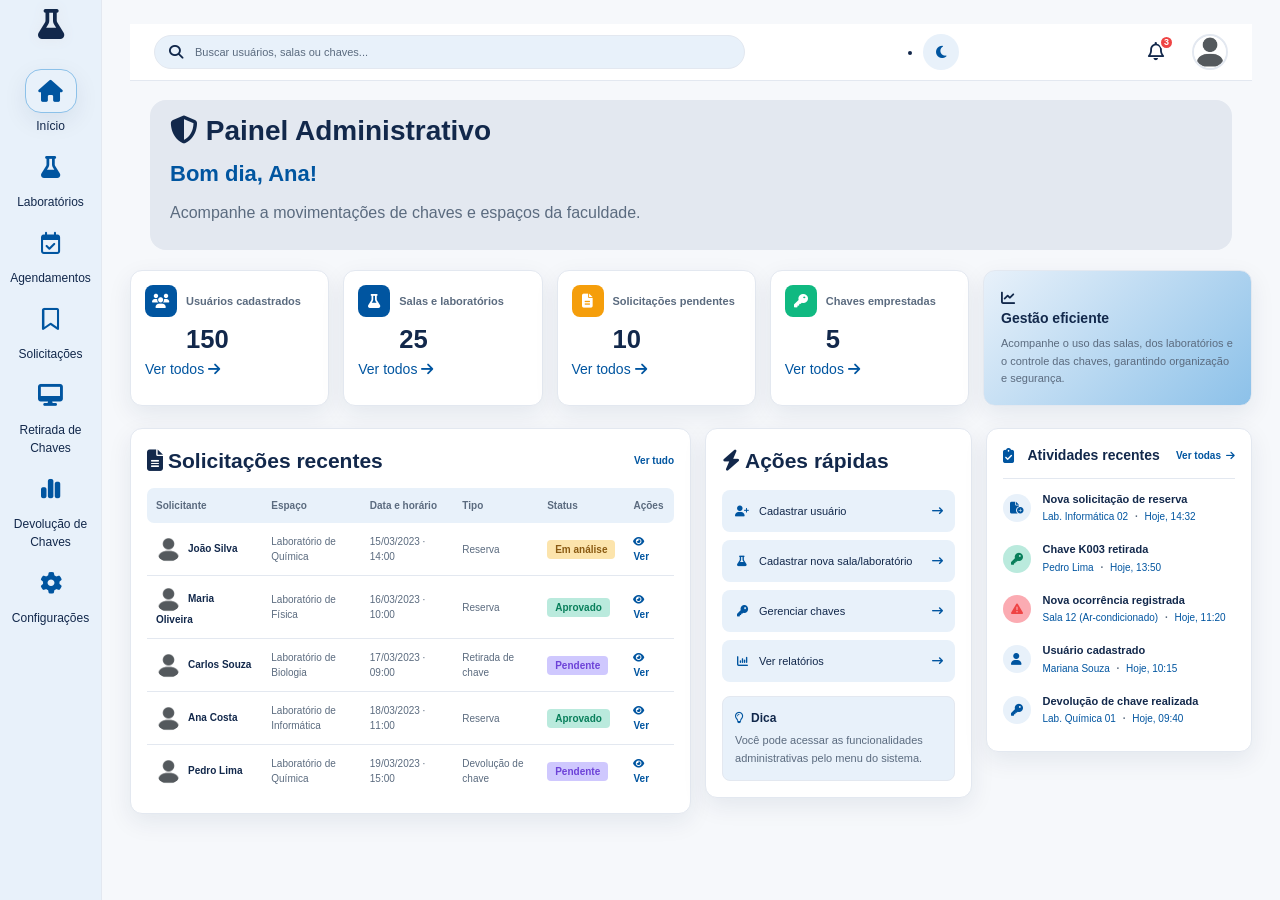
<file: administrativa.html>
<!DOCTYPE html>
<html lang="pt-BR">
<head>
    <meta charset="UTF-8">
    <meta name="viewport" content="width=device-width, initial-scale=1.0">
    <title>Área Administrativa | LABTECH</title>

    <link rel="stylesheet" href="administrativa.css">
    <link rel="stylesheet"
          href="https://cdnjs.cloudflare.com/ajax/libs/font-awesome/6.7.2/css/all.min.css">
</head>
<body class="dark">

    <!-- SIDEBAR -->
    <aside class="sidebar-labtech">
    <div class="brand-mark"><i class="fa-solid fa-flask"></i></div>
    
        <nav>
            <a class="nav-item active" href="#"><span><i class="fa-solid fa-house"></i></span><small>Início</small></a>
            <a class="nav-item" href="#"><span><i class="fa-solid fa-flask"></i></span><small>Laboratórios</small></a>
            <a class="nav-item" href="#"><span><i class="fa-regular fa-calendar-check"></i></span><small>Agendamentos</small></a>
            <a class="nav-item" href="#"><span><i class="fa-regular fa-bookmark"></i></span><small>Solicitações</small></a>
            <a class="nav-item" href="#"><span><i class="fa-solid fa-desktop"></i></span><small>Retirada de<br> Chaves</small></a>
            <a class="nav-item" href="#"><span><i class="fa-solid fa-chart-simple"></i></span><small>Devolução de<br> Chaves</small></a>
            <a class="nav-item" href="#"><span><i class="fa-solid fa-gear"></i></span><small>Configurações</small></a>
        </nav>
    </aside>
    <div class="page-content">
        <main>
            <header class="header">
                <label id="search">
                    <i class="fa-solid fa-magnifying-glass" aria-hidden="true"></i>
                    <input type="search" placeholder="Buscar usuários, salas ou chaves..."
                       aria-label="Buscar usuários, salas ou chaves">
                </label>
                <ul>
                    <li><a href="#tema" id="botao-tema" class="link"><i class="fa-solid fa-moon"></i></a></li>
                </ul>
                <div class="header-actions">
                    <button id="notifications" type="button" aria-label="Notificações: 3 não lidas">
                        <i class="fa-regular fa-bell" aria-hidden="true"></i>
                        <span class="notification-dot">3</span>
                    </button>
                    <button id="user" type="button" aria-label="Abrir menu do perfil">
                        <img src="assets/perfil.png" alt="Foto de perfil">
                    </button>
                </div>
            </header>

       
            <section id="title" class="banner-boas-vindas" aria-labelledby="page-title">
                <h1 id="page-title">
                    <i class="fa-solid fa-shield-halved" aria-hidden="true"></i>
                    Painel Administrativo
                </h1>
                <h5>Bom dia, Ana!</h5>
                <p>Acompanhe a movimentações de chaves e espaços da faculdade.</p>
            </section>

            <section class="dashboard-cards" aria-label="Indicadores do sistema">
                <article class="cards">
                    <p class="card-label"><i class="fa-solid fa-users" aria-hidden="true"></i>Usuários cadastrados</p>
                    <span class="card-number">150</span>
                    <a class="card-link" href="#">Ver todos <i class="fa-solid fa-arrow-right" aria-hidden="true"></i></a>
                </article>

                <article class="cards">
                    <p class="card-label"><i class="fa-solid fa-flask" aria-hidden="true"></i>Salas e laboratórios</p>
                    <span class="card-number">25</span>
                    <a class="card-link" href="#">Ver todos <i class="fa-solid fa-arrow-right" aria-hidden="true"></i></a>
                </article>

                <article class="cards">
                    <p class="card-label"><i class="fa-solid fa-file-lines" aria-hidden="true"></i>Solicitações pendentes</p>
                    <span class="card-number">10</span>
                    <a class="card-link" href="#">Ver todos <i class="fa-solid fa-arrow-right" aria-hidden="true"></i></a>
                </article>

                <article class="cards">
                    <p class="card-label"><i class="fa-solid fa-key" aria-hidden="true"></i>Chaves emprestadas</p>
                    <span class="card-number">5</span>
                    <a class="card-link" href="#">Ver todos <i class="fa-solid fa-arrow-right" aria-hidden="true"></i></a>
                </article>

                <article class="cardD">
                    <div class="cardD-icon"><i class="fa-solid fa-chart-line" aria-hidden="true"></i></div>
                    <h2>Gestão eficiente</h2>
                    <p>Acompanhe o uso das salas, dos laboratórios e o controle das chaves, garantindo organização e segurança.</p>
                </article>
            </section>

            <section class="summary" aria-label="Resumo administrativo">
                <article class="cards requests-card">
                    <div class="section-heading">
                        <h2><i class="fa-solid fa-file-lines" aria-hidden="true"></i>Solicitações recentes</h2>
                        <a class="activities-link" href="#">Ver tudo</a>
                    </div>

                    <div class="table-scroll">
                        <table>
                            <thead>
                                <tr>
                                    <th scope="col">Solicitante</th>
                                    <th scope="col">Espaço</th>
                                    <th scope="col">Data e horário</th>
                                    <th scope="col">Tipo</th>
                                    <th scope="col">Status</th>
                                    <th scope="col">Ações</th>
                                </tr>
                            </thead>
                            <tbody>
                                <tr>
                                    <td><img src="assets/perfil.png" alt="">João Silva</td>
                                    <td>Laboratório de Química</td>
                                    <td>15/03/2023 · 14:00</td>
                                    <td>Reserva</td>
                                    <td><span class="status status-analise">Em análise</span></td>
                                    <td><a class="view-link" href="#" aria-label="Ver solicitação de João Silva"><i class="fa-solid fa-eye" aria-hidden="true"></i> Ver</a></td>
                                </tr>
                                <tr>
                                    <td><img src="assets/perfil.png" alt="">Maria Oliveira</td>
                                    <td>Laboratório de Física</td>
                                    <td>16/03/2023 · 10:00</td>
                                    <td>Reserva</td>
                                    <td><span class="status status-aprovado">Aprovado</span></td>
                                    <td><a class="view-link" href="#" aria-label="Ver solicitação de Maria Oliveira"><i class="fa-solid fa-eye" aria-hidden="true"></i> Ver</a></td>
                                </tr>
                                <tr>
                                    <td><img src="assets/perfil.png" alt="">Carlos Souza</td>
                                    <td>Laboratório de Biologia</td>
                                    <td>17/03/2023 · 09:00</td>
                                    <td>Retirada de chave</td>
                                    <td><span class="status status-pendente">Pendente</span></td>
                                    <td><a class="view-link" href="#" aria-label="Ver solicitação de Carlos Souza"><i class="fa-solid fa-eye" aria-hidden="true"></i> Ver</a></td>
                                </tr>
                                <tr>
                                    <td><img src="assets/perfil.png" alt="">Ana Costa</td>
                                    <td>Laboratório de Informática</td>
                                    <td>18/03/2023 · 11:00</td>
                                    <td>Reserva</td>
                                    <td><span class="status status-aprovado">Aprovado</span></td>
                                    <td><a class="view-link" href="#" aria-label="Ver solicitação de Ana Costa"><i class="fa-solid fa-eye" aria-hidden="true"></i> Ver</a></td>
                                </tr>
                                <tr>
                                    <td><img src="assets/perfil.png" alt="">Pedro Lima</td>
                                    <td>Laboratório de Química</td>
                                    <td>19/03/2023 · 15:00</td>
                                    <td>Devolução de chave</td>
                                    <td><span class="status status-pendente">Pendente</span></td>
                                    <td><a class="view-link" href="#" aria-label="Ver solicitação de Pedro Lima"><i class="fa-solid fa-eye" aria-hidden="true"></i> Ver</a></td>
                                </tr>
                            </tbody>
                        </table>
                    </div>
                </article>

                <article class="cards quick-card">
                    <div class="section-heading">
                        <h2><i class="fa-solid fa-bolt" aria-hidden="true"></i>Ações rápidas</h2>
                    </div>

                    <ul class="acoes-rapidas">
                        <li><a href="#"><i class="fa-solid fa-user-plus" aria-hidden="true"></i>Cadastrar usuário</a><i class="fa-solid fa-arrow-right-long arrow" aria-hidden="true"></i></li>
                        <li><a href="#"><i class="fa-solid fa-flask" aria-hidden="true"></i>Cadastrar nova sala/laboratório</a><i class="fa-solid fa-arrow-right-long arrow" aria-hidden="true"></i></li>
                        <li><a href="#"><i class="fa-solid fa-key" aria-hidden="true"></i>Gerenciar chaves</a><i class="fa-solid fa-arrow-right-long arrow" aria-hidden="true"></i></li>
                        <li><a href="#"><i class="fa-solid fa-chart-column" aria-hidden="true"></i>Ver relatórios</a><i class="fa-solid fa-arrow-right-long arrow" aria-hidden="true"></i></li>
                    </ul>

                    <aside class="dica">
                        <h3><i class="fa-regular fa-lightbulb" aria-hidden="true"></i>Dica</h3>
                        <p>Você pode acessar as funcionalidades administrativas pelo menu do sistema.</p>
                    </aside>
                </article>

                <article class="cards activities-card">

                    <div class="activities-header">
                        <h2>
                            <i class="fa-solid fa-clipboard-check"></i>
                            Atividades recentes
                        </h2>

                        <a href="#" class="activities-link">Ver todas <i class="fa-solid fa-arrow-right"></i></a>
                    </div>

                    <ul class="activities-list">

                        <li class="activity-item">
                            <div class="activity-icon icon-purple">
                                <i class="fa-solid fa-file-circle-plus"></i>
                            </div>

                            <div class="activity-content">
                                <p>Nova solicitação de reserva</p>
                                <span>Lab. Informática 02 <b>·</b> Hoje, 14:32</span>
                            </div>
                        </li>

                        <li class="activity-item">
                            <div class="activity-icon icon-green">
                                <i class="fa-solid fa-key"></i>
                            </div>

                            <div class="activity-content">
                                <p>Chave K003 retirada</p>
                                <span>Pedro Lima <b>·</b> Hoje, 13:50</span>
                            </div>
                        </li>

                        <li class="activity-item">
                            <div class="activity-icon icon-red">
                                <i class="fa-solid fa-triangle-exclamation"></i>
                            </div>

                            <div class="activity-content">
                                <p>Nova ocorrência registrada</p>
                                <span>Sala 12 (Ar-condicionado) <b>·</b> Hoje, 11:20</span>
                            </div>
                        </li>

                        <li class="activity-item">
                            <div class="activity-icon icon-blue">
                                <i class="fa-solid fa-user"></i>
                            </div>

                            <div class="activity-content">
                                <p>Usuário cadastrado</p>
                                <span>Mariana Souza <b>·</b> Hoje, 10:15</span>
                            </div>
                        </li>

                        <li class="activity-item">
                            <div class="activity-icon icon-teal">
                                <i class="fa-solid fa-key"></i>
                            </div>

                            <div class="activity-content">
                                <p>Devolução de chave realizada</p>
                                <span>Lab. Química 01 <b>·</b> Hoje, 09:40</span>
                            </div>
                        </li>

                    </ul>

                </article>

            </section>
        </main>
    </div>
    <script src="administrativo.js"></script>
</body>
</html>
</file>
<file: administrativa.css>
@charset "UTF-8";

/* =========================================================
   LABTECH — ÁREA ADMINISTRATIVA
   Paleta original preservada e organizada em variáveis.
   ========================================================= */


/* =========================================================
   TEMA CLARO — PALETA INSTITUCIONAL UDF
   ========================================================= */

:root {
    /* FUNDOS */
    --fundo-principal: #F6F8FB;
    --fundo-secundario: #E8F1FA;
    --fundo-card: #FFFFFF;
    --cards: #FFFFFF;
    --menu-lateral: #12284B;
    --cards-secundarios: #EEF2F7;
    --fundo-claro: #E8F1FA;

    /* CORES PRINCIPAIS */
    --azul-destaque: #0055A0;
    --azul-hover: #0A172C;
    --roxo-destaque: #0055A0;
    --roxo-segundo: #8CC1E9;

    /* TEXTOS */
    --texto-principal: #12284B;
    --texto-secundario: #5B6B7F;
    --texto-azul-claro: #0055A0;

    /* BORDAS E SOMBRAS */
    --borda: #E3E8F0;
    --sombra-card: 0 8px 24px rgba(18, 40, 75, 0.08);

    /* STATUS */
    --fundo-aprovado: #BAEADD;
    --texto-aprovado: #087F5B;

    --fundo-alerta: #FCE4AC;
    --texto-alerta: #8A5A12;

    --fundo-reprovado: #FBABB2;
    --erro: #EF4444;

    --fundo-pendente: #CFC8FE;
    --texto-pendente: #6D42D8;

    --sucesso: #10B981;
    --alerta: #F59E0B;
    --laranja-analise: #F59E0B;

    /* DOURADO INSTITUCIONAL */
    --dourado-udf: #F2B705;
    --dourado-hover: #C99700;
    --dourado-suave: #FFF4CC;

    /* CONFIGURAÇÕES */
    --raio-card: 12px;
    --raio-pequeno: 8px;
    --largura-menu: 102px;

    /* COMPATIBILIDADE */
    --bg: var(--fundo-principal);
    --card: var(--fundo-card);
    --navy: var(--texto-principal);
    --blue: var(--azul-destaque);
    --blue-soft: var(--fundo-secundario);
    --purple: var(--roxo-destaque);
    --purple-soft: var(--fundo-claro);
    --text: var(--texto-principal);
    --muted: var(--texto-secundario);
    --border: var(--borda);
    --green: var(--sucesso);
    --orange: var(--laranja-analise);
    --red: var(--erro);
    --radius: var(--raio-card);
    --shadow: var(--sombra-card);
}

/* TEMA ESCURO OPCIONAL:
   Para ativar, adicione class="dark" ao elemento <body>. */

/* =========================================================
   TEMA ESCURO — PALETA INSTITUCIONAL UDF
   ========================================================= */

body.dark {

    /* FUNDOS */
    --fundo-principal: #0A172C;
    --fundo-secundario: #183459;
    --fundo-card: #12284B;
    --cards: #12284B;
    --menu-lateral: #0A172C;
    --cards-secundarios: #183459;
    --fundo-claro: #183459;

    /* CORES PRINCIPAIS */
    --azul-destaque: #8CC1E9;
    --azul-hover: #B7D9F3;
    --roxo-destaque: #8CC1E9;
    --roxo-segundo: #35578A;

    /* TEXTOS */
    --texto-principal: #F2F6FB;
    --texto-secundario: #A3C4DC;
    --texto-azul-claro: #8CC1E9;

    /* BORDAS E SOMBRAS */
    --borda: #244268;
    --sombra-card: 0 8px 24px rgba(0, 0, 0, 0.35);

    /* STATUS */
    --fundo-aprovado: #0F3D2E;
    --texto-aprovado: #6EE7B7;

    --fundo-alerta: #624817;
    --texto-alerta: #FDE68A;

    --fundo-reprovado: #3F1515;
    --erro: #F87171;

    --fundo-pendente: #3D3475;
    --texto-pendente: #DDD6FE;

    --sucesso: #34D399;
    --alerta: #FBBF24;
    --laranja-analise: #F59E0B;

    /* DOURADO INSTITUCIONAL */
    --dourado-udf: #F2B705;
    --dourado-hover: #C99700;
    --dourado-suave: #3A2F0A;

    /* COMPATIBILIDADE */
    --bg: var(--fundo-principal);
    --card: var(--fundo-card);
    --navy: var(--texto-principal);
    --blue: var(--azul-destaque);
    --blue-soft: var(--fundo-secundario);
    --purple: var(--roxo-destaque);
    --purple-soft: var(--fundo-claro);
    --text: var(--texto-principal);
    --muted: var(--texto-secundario);
    --border: var(--borda);
    --green: var(--sucesso);
    --orange: var(--laranja-analise);
    --red: var(--erro);
    --radius: var(--raio-card);
    --shadow: var(--sombra-card);
}


/* CONFIGURAÇÕES GERAIS */
* {
    margin: 0;
    padding: 0;
    box-sizing: border-box;
}

html,
body {
    min-width: 100%;
    margin: 0;
}

body {
    background-color: var(--fundo-principal);
    color: var(--texto-principal);
    font-family: Inter, Arial, sans-serif;
    font-size: 14px;
    line-height: 1.5;

    display: block;
    min-height: 100vh;
    min-width: 0;
    width: 100%;
    overflow-x: hidden;
}

button,
input {
    font: inherit;
}

button {
    cursor: pointer;
}

img {
    max-width: 100%;
}

/* SIDEBAR COMPACTA */
.sidebar {
    position: fixed;
    top: 0;
    left: 0;
    bottom: 0;
    z-index: 1000;

    width: var(--largura-menu);
    height: 100vh;
    padding: 18px 8px;

    display: flex;
    flex-direction: column;
    align-items: center;
    gap: 18px;

    overflow: hidden;
    background: var(--fundo-secundario);
    border-right: 1px solid var(--borda);
}

.brand-mark { 
    font-size: 30px; 
    margin: 4px 0 20px;
    align-items: center;
    justify-content: center; 
    filter: drop-shadow(0 0 6px var(--borda));
    display: flex;
    flex-direction: column;
    align-items: center;
    justify-content: center;
    gap: 4px;
    width: 100%;
    padding: 5px 2px;
    color: var(--texto-principal);
    text-decoration: none;
    text-align: center;
    border-radius: 12px;
}
/* Menu fixo à esquerda */
.sidebar-labtech {
    position: fixed !important;
    top: 0;
    left: 0;
    bottom: 0;
    width: var(--largura-menu) !important;
    height: 100vh;
    z-index: 1000;
    box-sizing: border-box;
    background: var(--fundo-secundario);
    border-right: 1px solid var(--borda);
}
/* Logotipo no topo do menu */
.sidebar-labtech .sidebar-brand {
    position: static;
    display: flex;
    flex: 0 0 48px;
    align-items: center;
    justify-content: center;

    width: 48px;
    height: 48px;
    margin: 0 auto 8px;

    color: var(--azul-destaque);
    font-size: 28px;
}

 /*Lista de opções: não centralizar na página */
.sidebar-labtech .sidebar-nav {
    position: static;
    display: flex !important;
    flex: 1;
    flex-direction: column !important;
    align-items: stretch;
    justify-content: flex-start !important;
    width: 100%;
    height: auto;
    min-height: 0;
    margin: 0;
    padding: 0;
    gap: 8px;
}

/* Cada opção do menu */
.sidebar-labtech .sidebar-item {
    position: static;
    display: flex !important;
    flex: 0 0 auto;
    flex-direction: column !important;
    align-items: center;
    justify-content: center;

    width: 100%;
    min-height: 62px;
    margin: 0;
    padding: 5px 2px;

    box-sizing: border-box;
    border-radius: 12px;

    color: var(--texto-principal);
    text-align: center;
    text-decoration: none;
}


.nav-item { 
    display: flex;
    flex-direction: column;
    align-items: center;
    justify-content: center;
    gap: 4px;
    width: 100%;
    min-height: 64px;
    padding: 5px 2px;
    color: var(--texto-principal);
    text-decoration: none;
    text-align: center;
    border-radius: 12px;
    transition: background-color .2s ease, color .2s ease; 
}

.nav-item span { 
  font-size: 22px; 
  color: var(--azul-destaque); 
  width: 52px;
  height: 44px;
  display: grid;
  place-items: center; 
  transition: all 0.3s;
}

.nav-item small { 
  font-size: 12px; 
  white-space: nowrap; 
  font-weight: 500;
}

.nav-item.active span { 
  background: var(--fundo-claro); 
  color: var(--azul-destaque); 
  border: 1px solid var(--roxo-segundo); 
  border-radius: 16px; 
  box-shadow: var(--sombra-card); 
}

/* Ícones */
/* Ícones */
.sidebar-labtech .sidebar-icon {
    display: flex;
    align-items: center;
    justify-content: center;

    width: 42px;
    height: 38px;
    flex-shrink: 0;

    color: var(--azul-destaque);
    font-size: 21px;
    border-radius: 12px;
}

/* Texto */
.sidebar-labtech .sidebar-label {
    display: block;
    max-width: 86px;
    font-size: 10px;
    line-height: 1.2;
    text-align: center;
    overflow-wrap: anywhere;
}


/* Hover e item ativo */
.sidebar-item:hover {
    background: var(--fundo-claro);
    color: var(--azul-destaque);
}

.sidebar-item.active .sidebar-icon {
    background: var(--fundo-claro);
    border-color: var(--roxo-segundo);
    box-shadow: var(--sombra-card);
}

/* Conteúdo à direita do menu */
body .page-content {
    position: relative;
    display:flex;
    flex-direction: column;
    width: calc(100% - var(--largura-menu)) !important;
    max-width: calc(100% - var(--largura-menu));
    margin-left: var(--largura-menu) !important;
    min-height: 100vh;
    min-width: 0;
    box-sizing: border-box;
}

/* Cabeçalho e conteúdo */
body .page-content > main {
    position: relative;
    display: block;
    width: 100%;
    max-width: 100%;
    min-width: 0;
    margin: 0;
    padding: 24px 28px 32px;
    min-height: calc(100vh - 56px);
    box-sizing: border-box;
    background-color: var(--fundo-principal);
}


/* Evita que os cards ultrapassem o espaço disponível */

/* EVITA QUE OS CARDS ULTRAPASSEM O ESPAÇO */
body .page-content main > *,
body .page-content .dashboard-cards,
body .page-content .summary {
    min-width: 0;
    max-width: 100%;
}

/* Compatibilidade com o tema escuro */
body.dark .sidebar-labtech {
    background: var(--menu-lateral);
    border-color: var(--borda);
}

body.dark .sidebar-item {
    color: var(--texto-principal);
}

body.dark .sidebar-item:hover,
body.dark .sidebar-item.active .sidebar-icon {
    background: var(--fundo-secundario);
}

body.dark .sidebar-item.active .sidebar-icon {
    border-color: var(--roxo-segundo);
}

/* CABEÇALHO */
.header {
    display: flex;
    align-items: center;
    justify-content: space-between;
    width: 100%;
    height: 56px;
    padding: 0 24px;
    background-color: var(--fundo-card);
    box-shadow: 0 1px 0 var(--borda);
    box-sizing: border-box;

}
body .page-content > .header {
    position: relative;
    width: 100%;
    max-width: 100%;
    height: 56px;
    flex-shrink: 0;
    box-sizing: border-box;
}

/* BARRA DE PESQUISA */
#search {
    display: flex;
    align-items: center;
    gap: 12px;

    width: 55%;
    max-width: 660px;
    height: 34px;
    padding: 0 14px;

    background-color: var(--fundo-secundario);
    border: 1px solid var(--borda);
    border-radius: 20px;

    box-sizing: border-box;
}

#search i {
    color: var(--azul-principal);
    font-size: 14px;
}

#search input {
    flex: 1;
    width: 100%;

    background: transparent;
    border: none;
    outline: none;

    color: var(--texto-principal);
    font-family: inherit;
    font-size: 11px;
}

#search input::placeholder {
    color: var(--texto-secundario);
}

#search:focus-within {
    border-color: var(--azul-destaque);
    box-shadow: 0 0 0 3px rgba(37, 99, 235, 0.10);
}

.header-actions {
    display: flex;
    align-items: center;
    gap: 18px;
}

#notifications {
    position: relative;
    display: flex;
    align-items: center;
    justify-content: center;

    width: 36px;
    height: 36px;

    color: var(--texto-principal);
    background: transparent;
    border: 0;
    border-radius: 50%;
    font-size: 18px;
}

#notifications:hover {
    color: var(--azul-destaque);
    background-color: var(--fundo-secundario);
}

.notification-dot {
    position: absolute;
    top: 1px;
    right: 0;

    display: flex;
    align-items: center;
    justify-content: center;

    min-width: 15px;
    height: 15px;
    padding: 0 3px;

    color: #FFFFFF;
    background-color: var(--erro);
    border: 2px solid var(--fundo-card);
    border-radius: 20px;
    font-size: 9px;
    font-weight: 700;
}

#user {
    display: flex;
    align-items: center;
    justify-content: center;

    width: 36px;
    height: 36px;
    padding: 0;

    background: transparent;
    border: 2px solid var(--borda);
    border-radius: 50%;
    overflow: hidden;
}

#user img {
    display: block;
    width: 100%;
    height: 100%;
    object-fit: cover;
    border-radius: 50%;
}
#botao-tema{
    display: flex;
    align-items: center;
    justify-content: center;
    width: 36px;
    height: 36px;
    text-decoration: none;
    color: var(--azul-destaque);
    background-color: var(--fundo-secundario);
    font-weight: 16px;
    padding: 0;
    border: var(--borda);
    border-radius:50% ;
    transition: background-color 0.3s ease, color 0.3s ease,transform 0.3s ease;

}
#botao-tema:hover{
    background-color: var(--azul-hover);
    color: var(--fundo-claro);
    transform: rotate(15deg);
} 
/* CONTEÚDO PRINCIPAL */
main {
    width: 100%;
    min-height: calc(100vh - 56px);
    padding: 24px 28px 32px;
    background-color: var(--fundo-principal);
}

/* TÍTULO E SAUDAÇÃO */
#title{
    display:grid;
    grid-template-rows: repeat(3 ,1fr);
    padding: 10px 20px;
    margin: 20px;
    
}
#title h1{
    font-size: 28px;
    color: var(--texto-principal);
    font-family: 'Inter', sans-serif;

}
#title h5{
    font-size: 22px;
    font-family: 'Inter', sans-serif;
    color: var(--azul-destaque);
    margin-top: 4px;
}
#title p{
    font-size: 16px;
    font-family: 'Inter', sans-serif;
    color: var(--texto-secundario);
    margin-top: 4px;
}

.banner-boas-vindas {
    background-color:var(--borda) ;
    border-radius: 16px;
    padding: 30px;
    min-height: 150px;
}
/* CARDS DO DASHBOARD */
.dashboard-cards {
    display: grid;
    grid-template-columns: repeat(4, minmax(0, 1fr)) minmax(190px, 1.35fr);
    align-items: stretch;
    gap: 14px;

    width: 100%;
    margin: 0 0 22px;
}

.dashboard-cards .cards {
    display: flex;
    flex-direction: column;
    align-items: flex-start;

    min-width: 0;
    min-height: 132px;
    margin: 0;
    padding: 14px;

    background-color: var(--fundo-card);
    border: 1px solid var(--borda);
    border-radius: var(--raio-card);
    box-shadow: var(--sombra-card);

    transition: transform 0.2s ease, box-shadow 0.2s ease;
}

.dashboard-cards .cards:hover {
    transform: translateY(-2px);
    box-shadow: 0 6px 18px rgba(16, 43, 80, 0.10);
}

.dashboard-cards .cards p:first-child {
    display: flex;
    align-items: center;
    gap: 9px;

    min-height: 32px;
    margin: 0 0 8px;

    color: var(--texto-secundario);
    font-size: 11px;
    font-weight: 650;
    line-height: 1.35;
}

.dashboard-cards .cards p:first-child i {
    display: flex;
    align-items: center;
    justify-content: center;
    flex-shrink: 0;
    color: var(--fundo-principal);
    background: var(--azul-destaque);

    width: 32px;
    height: 32px;

    color: #FFFFFF;
    background: var(--azul-destaque);
    border-radius: 8px;
    font-size: 14px;
}

.dashboard-cards .cards:nth-child(2) p:first-child i {
    background: var(--roxo-destaque);
}

.dashboard-cards .cards:nth-child(3) p:first-child i {
    background: var(--alerta);
}

.dashboard-cards .cards:nth-child(4) p:first-child i {
    background: var(--sucesso);
}

.dashboard-cards .cards span {
    margin: 0 0 6px 41px;

    color: var(--texto-principal);
    font-size: clamp(22px, 2vw, 27px);
    font-weight: 750;
    line-height: 1.1;
}

.dashboard-cards .cards p:last-child {
    align-self: flex-end;
    margin: auto 0 0;

    color: var(--azul-destaque);
    font-size: 10px;
    font-weight: 650;
    cursor: pointer;
}

.dashboard-cards .cards p:last-child:hover {
    text-decoration: underline;
}

/* CARD GESTÃO EFICIENTE */
.dashboard-cards .cardD {
    display: flex;
    flex-direction: column;
    justify-content: center;

    min-width: 0;
    min-height: 132px;
    margin: 0;
    padding: 17px;

    background: linear-gradient(135deg, var(--fundo-claro), var(--roxo-segundo));
    border: 1px solid var(--borda);
    border-radius: var(--raio-card);
    box-shadow: var(--sombra-card);
}

.dashboard-cards .cardD h2 {
    margin: 0 0 8px;
    color: var(--texto-principal);
    font-size: 14px;
    font-weight: 750;
    line-height: 1.3;
}

.dashboard-cards .cardD p {
    margin: 0;
    color: var(--texto-secundario);
    font-size: 11px;
    line-height: 1.6;
}
.dashboard-cards .card-link{
    color: var(--azul-destaque);
    text-decoration: none;
    
}
/* SEÇÃO INFERIOR: SOLICITAÇÕES, AÇÕES E ATIVIDADES */
.summary {
    display: grid;
    grid-template-columns: minmax(0, 2fr) minmax(220px, 0.95fr) minmax(220px, 0.95fr);
    align-items: start;
    gap: 14px;
    width: 100%;
    margin: 0;
    padding: 0;
    background: transparent;
    box-shadow: none;
}
.summary h2 i{
    margin-right: 5px;
}
.summary > .cards {
    display: flex;
    flex-direction: column;
    min-width: 0;
    margin: 0;
    padding: 16px;

    background-color: var(--fundo-card);
    border: 1px solid var(--borda);
    border-radius: var(--raio-card);
    box-shadow: var(--sombra-card);
}

.summary .cards h5,
.summary .atividades-container > h5 {
    display: flex;
    align-items: center;
    gap: 9px;

    margin: 0;
    color: var(--texto-principal);
    font-size: 14px;
    font-weight: 750;
    line-height: 1.4;
}

.summary .cards h5 i {
    display: inline-flex;
    align-items: center;
    justify-content: center;
    flex-shrink: 0;

    width: 28px;
    height: 28px;

    color: #FFFFFF;
    background-color: var(--azul-destaque);
    border-radius: 8px;
    font-size: 12px;
}

.summary .section-heading {
    display: flex;
    align-items: center;
    justify-content: space-between;
    width: 100%;
    gap: 12px;
}


/* TABELA DE SOLICITAÇÕES */
.summary .cards table {
    width: 100%;
    margin-top: 12px;
    border-collapse: collapse;
    text-align: left;
}

.summary .cards table th {
    padding: 10px 9px;
    color: var(--texto-secundario);
    background-color: var(--fundo-secundario);
    font-size: 10px;
    font-weight: 700;
    white-space: nowrap;
}

.summary .cards table th:first-child {
    border-radius: 7px 0 0 7px;
}

.summary .cards table th:last-child {
    border-radius: 0 7px 7px 0;
}

.summary .cards table td {
    padding: 11px 9px;
    color: var(--texto-secundario);
    border-bottom: 1px solid var(--borda);
    font-size: 10px;
    font-weight: 500;
    vertical-align: middle;
}

.summary .cards table tr:last-child td {
    border-bottom: 0;
}

.summary .cards table td:first-child {
    min-width: 115px;
    color: var(--texto-principal);
    font-weight: 650;
}

.summary .cards table td:first-child img {
    display: inline-block;
    width: 25px;
    height: 25px;
    margin-right: 7px;
    border-radius: 50%;
    object-fit: cover;
    vertical-align: middle;
}

.summary .status-analise span,
.summary .status-aprovado span,
.summary .status-pendente span {
    display: inline-block;
    margin: 0;
    padding: 4px 8px;
    border-radius: 5px;
    font-size: 10px;
    font-weight: 650;
    white-space: nowrap;
    width: max-content;
}
.summary .cards table td:nth-child(5) {
    white-space: nowrap;
}
.summary .status-analise {
    color: var(--texto-alerta);
    background-color: var(--fundo-alerta);
    font-weight: 600;
    padding: 4px 8px;
    border-radius: 4px;
}

.summary .status-aprovado {
    color: var(--texto-aprovado);
    background-color: var(--fundo-aprovado);
    font-weight: 600;
    padding: 4px 8px;
    border-radius: 4px;
}

.summary .status-pendente {
    color: var(--texto-pendente);
    background-color: var(--fundo-pendente);
    font-weight: 600;
    padding: 4px 8px;
    border-radius: 4px;
}

.summary .cards table td:last-child {
    color: var(--azul-destaque);
    
}

.summary .cards table td:last-child i {
    margin-right: 4px;
}

/* Permite rolagem horizontal da tabela em telas estreitas.
   A tabela continua legível sem estourar o card. */
.summary > .cards:first-child {
    overflow-x: auto;
}

/* AÇÕES RÁPIDAS */
.summary .acoes-rapidas {
    display: flex;
    flex-direction: column;
    gap: 8px;
    margin: 14px 0 0;
    padding: 0;
    list-style: none;
}

.summary .acoes-rapidas li {
    display: flex;
    align-items: center;
    justify-content: space-between;
    gap: 8px;

    min-height: 42px;
    margin: 0;
    padding: 10px 11px;

    background-color: var(--fundo-secundario);
    border: 1px solid transparent;
    border-radius: var(--raio-pequeno);
    font-size: 11px;
}

.summary .acoes-rapidas li:hover {
    border-color: var(--borda);
    background-color: var(--fundo-claro);
}

.summary .acoes-rapidas li a {
    display: flex;
    align-items: center;
    gap: 9px;

    min-width: 0;
    color: var(--texto-principal);
    text-decoration: none;
}

.summary .acoes-rapidas li a i {
    flex-shrink: 0;
    width: 16px;
    color: var(--azul-destaque);
    text-align: center;
}

.summary .acoes-rapidas li > i {
    flex-shrink: 0;
    color: var(--texto-azul-claro);
    font-size: 11px;
}

/* DICA */
.summary .dica {
    margin-top: 14px;
    padding: 12px;

    background-color: var(--fundo-claro);
    border: 1px solid var(--borda);
    border-radius: var(--raio-pequeno);
}

.summary .dica h3 {
    display: flex;
    align-items: center;
    gap: 7px;

    margin: 0 0 5px;
    color: var(--texto-principal);
    font-size: 12px;
    font-weight: 750;
}

.summary .dica h3 i {
    color: var(--roxo-destaque);
}

.summary .dica p {
    color: var(--texto-secundario);
    font-size: 11px;
    line-height: 1.6;
}
.summary .view-link{
    color: var(--azul-destaque);
    text-decoration: none;
    font-weight: 600;
}
/* ATIVIDADES RECENTES */
.activities-card {
    min-width: 0;
    padding: 16px;
    background-color: var(--fundo-card);
    border: 1px solid var(--borda);
    border-radius: 12px;
    box-shadow: var(--sombra-card);
}

/* Cabeçalho do card */
.activities-header {
    display: flex;
    align-items: center;
    justify-content: space-between;
    gap: 12px;

    padding-bottom: 12px;
    margin-bottom: 4px;
    border-bottom: 1px solid var(--borda);
}

.activities-header h2 {
    display: flex;
    align-items: center;
    gap: 9px;

    margin: 0;
    color: var(--texto-principal);
    font-size: 14px;
    font-weight: 700;
}

.activities-header h2 > i {
    color: var(--azul-destaque);
    font-size: 15px;
}

.activities-link {
    display: inline-flex;
    align-items: center;
    gap: 5px;
    flex-shrink: 0;

    color: var(--azul-destaque);
    font-size: 10px;
    font-weight: 600;
    text-decoration: none;
}

.activities-link:hover {
    text-decoration: underline;
}

/* Lista de atividades */
.activities-list {
    display: flex;
    flex-direction: column;
    gap: 0;

    margin: 0;
    padding: 0;
    list-style: none;
}

/* Cada atividade */
.activity-item {
    display: flex;
    align-items: center;
    gap: 12px;

    min-width: 0;
    padding: 9px 0;
}

/* Ícones circulares */
.activity-icon {
    display: flex;
    align-items: center;
    justify-content: center;
    flex-shrink: 0;
    width: 28px;
    height: 28px;
    border-radius: 50%;
    font-size: 12px;
}

/* Cores individuais dos ícones */
.icon-purple {
    color: var(--roxo-destaque);
    background-color: var(--fundo-claro);
}

.icon-green {
    color: var(--texto-aprovado);
    background-color: var(--fundo-aprovado);
}

.icon-red {
    color: var(--erro);
    background-color: var(--fundo-reprovado);
}

.icon-blue {
    color: var(--azul-destaque);
    background-color: var(--fundo-secundario);
}

.icon-teal {
    color: var(--azul-destaque);
    background-color: var(--fundo-secundario);
}

/* Texto da atividade */
.activity-content {
    flex: 1;
    min-width: 0;
}

.activity-content p {
    margin: 0 0 2px;

    color: var(--texto-principal);
    font-size: 11px;
    font-weight: 650;
    line-height: 1.4;
}

.activity-content span {
    display: block;

    color: var(--texto-azul-claro);
    font-size: 10px;
    font-weight: 400;
    line-height: 1.5;
}

.activity-content span b {
    padding: 0 4px;
    color: var(--texto-secundario);
}

/* TABLETS */
@media (max-width: 1250px) {
    .dashboard-cards {
        grid-template-columns: repeat(2, minmax(0, 1fr));
    }

    .dashboard-cards .cardD {
        grid-column: span 2;
    }

    .summary {
        grid-template-columns: minmax(0, 1fr) minmax(0, 1fr);
    }

    .summary > .cards:first-child {
        grid-column: 1 / -1;
    }
}

/* CELULARES */
@media (max-width: 650px) {
    .header {
        gap: 10px;
        padding: 9px 12px;
    }

    #search {
        flex: 1;
        width: auto;
        min-width: 0;
        padding: 0 10px;
    }

    #search input {
        font-size: 11px;
    }

    .header-actions {
        gap: 7px;
    }

    main {
        padding: 20px 12px 24px;
    }

    #title {
        grid-template-columns: minmax(0, 1fr);
        grid-template-areas:
            "heading"
            "subtitle"
            "greeting"
            "description";
        row-gap: 5px;
    }

    #title h1 {
        font-size: 22px;
    }

    #title h5 {
        margin-top: 8px;
        text-align: left;
    }

    .dashboard-cards {
        grid-template-columns: repeat(2, minmax(0, 1fr));
        gap: 10px;
    }

    .dashboard-cards .cards {
        min-height: 126px;
        padding: 11px;
    }

    .dashboard-cards .cards p:first-child {
        align-items: flex-start;
        font-size: 10px;
    }

    .dashboard-cards .cards p:first-child i {
        width: 28px;
        height: 28px;
    }

    .dashboard-cards .cards span {
        margin-left: 37px;
        font-size: 23px;
    }

    .dashboard-cards .cardD {
        grid-column: 1 / -1;
        min-height: 118px;
    }

    .summary {
        grid-template-columns: minmax(0, 1fr);
    }

    .summary > .cards:first-child {
        grid-column: auto;
    }

    .summary > .cards {
        padding: 12px;
    }
}

@media (max-width: 380px) {
    .header {
        padding-inline: 8px;
    }

    #notifications {
        width: 30px;
    }

    #user {
        width: 31px;
        height: 31px;
    }

    .dashboard-cards {
        grid-template-columns: minmax(0, 1fr);
    }

    .dashboard-cards .cardD {
        grid-column: auto;
    }
     .activities-card {
        padding: 12px;
    }

    .activities-header h2 {
        font-size: 13px;
    }

    .activity-item {
        gap: 9px;
        padding: 10px 0;
    }

    .activity-content p {
        font-size: 11px;
    }

    .activity-content span {
        font-size: 10px;
    }
}
</file>
